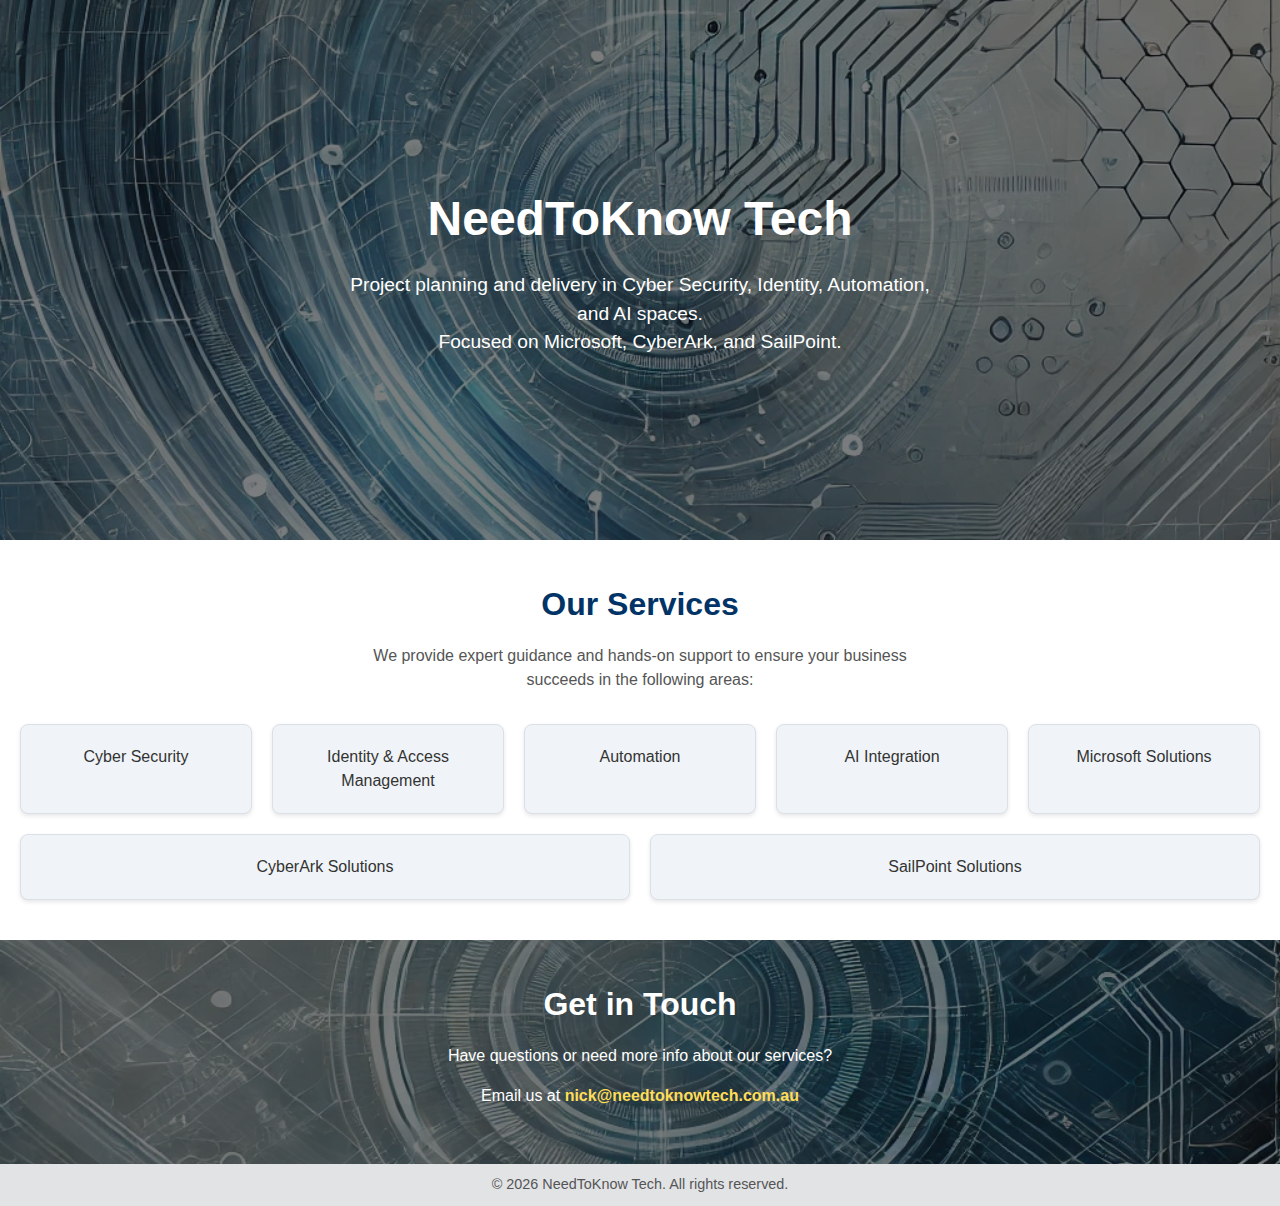
<file: index.html>
<!DOCTYPE html>
<html lang="en">
<head>
  <meta charset="UTF-8" />
  <title>NeedToKnow Tech</title>
  <style>
    /* Basic Reset & Global Styling */
    * {
      margin: 0;
      padding: 0;
      box-sizing: border-box;
    }
    body {
      font-family: Arial, Helvetica, sans-serif;
      line-height: 1.5;
      color: #333;
      background-color: #f8f9fa;
    }

    /* Hero Section */
    .hero {
      background: url("images/main.jpg") no-repeat center center/cover;
      height: 60vh;
      display: flex;
      justify-content: center;
      align-items: center;
      text-align: center;
      color: #ffffff;
      position: relative;
    }
    .hero-overlay {
      background: rgba(0, 0, 0, 0.5);
      width: 100%;
      height: 100%;
      position: absolute;
      top: 0;
      left: 0;
    }
    .hero-content {
      position: relative;
      z-index: 1;
    }
    .hero-content h1 {
      font-size: 3rem;
      margin-bottom: 1rem;
    }
    .hero-content p {
      font-size: 1.2rem;
      max-width: 600px;
      margin: 0 auto;
    }

    /* Services Section */
    .services {
      background: #ffffff;
      padding: 40px 20px;
      text-align: center;
    }
    .services h2 {
      font-size: 2rem;
      margin-bottom: 1rem;
      color: #003366; /* Dark blue tone */
    }
    .services p {
      font-size: 1rem;
      max-width: 600px;
      margin: 0 auto 2rem;
      color: #555555;
    }
    .service-list {
      display: flex;
      flex-wrap: wrap;
      justify-content: center;
      gap: 20px;
      margin-top: 20px;
    }
    .service-list li {
      list-style: none;
      background-color: #f0f4f8;
      border: 1px solid #d9e0e7;
      border-radius: 8px;
      padding: 20px;
      min-width: 200px;
      flex: 1 1 200px;
      box-shadow: 0 2px 4px rgba(0,0,0,0.1);
    }

    /* Contact Section */
    .contact {
      background: url("images/contact.jpg") no-repeat center center/cover;
      color: #ffffff;
      padding: 40px 20px;
      text-align: center;
      position: relative;
    }
    .contact-overlay {
      background: rgba(0, 0, 0, 0.5);
      position: absolute;
      top: 0;
      left: 0;
      width: 100%;
      height: 100%;
    }
    .contact-content {
      position: relative;
      z-index: 1;
      max-width: 600px;
      margin: 0 auto;
    }
    .contact h2 {
      font-size: 2rem;
      margin-bottom: 1rem;
    }
    .contact p {
      margin-bottom: 1rem;
    }
    .contact a {
      color: #ffdd57; /* A contrasting highlight color */
      text-decoration: none;
      font-weight: bold;
    }
    .contact a:hover {
      text-decoration: underline;
    }

    /* Footer */
    .footer {
      background-color: #e2e3e5;
      text-align: center;
      padding: 10px 20px;
      color: #555;
      font-size: 0.9rem;
    }

    /* Responsive Media Queries */
    @media (max-width: 768px) {
      .hero h1 {
        font-size: 2.2rem;
      }
      .service-list {
        flex-direction: column;
      }
    }
  </style>
</head>
<body>

  <!-- Hero Section -->
  <header class="hero">
    <div class="hero-overlay"></div>
    <div class="hero-content">
      <h1>NeedToKnow Tech</h1>
      <p>Project planning and delivery in Cyber Security, Identity, Automation, and AI spaces.<br>
        Focused on Microsoft, CyberArk, and SailPoint.</p>
    </div>
  </header>

  <!-- Services Section -->
  <section class="services">
    <h2>Our Services</h2>
    <p>We provide expert guidance and hands-on support to ensure your business succeeds in the following areas:</p>
    <ul class="service-list">
      <li>Cyber Security</li>
      <li>Identity & Access Management</li>
      <li>Automation</li>
      <li>AI Integration</li>
      <li>Microsoft Solutions</li>
      <li>CyberArk Solutions</li>
      <li>SailPoint Solutions</li>
    </ul>
  </section>

  <!-- Contact Section -->
  <section class="contact">
    <div class="contact-overlay"></div>
    <div class="contact-content">
      <h2>Get in Touch</h2>
      <p>Have questions or need more info about our services?</p>
      <p>Email us at 
        <a href="mailto:nick@needtoknowtech.com.au">nick@needtoknowtech.com.au</a>
      </p>
    </div>
  </section>

  <!-- Footer -->
  <footer class="footer">
    &copy; <span id="year"></span> NeedToKnow Tech. All rights reserved.
  </footer>

  <script>
    // Auto-update footer year
    document.getElementById('year').textContent = new Date().getFullYear();
  </script>
</body>
</html>
</file>
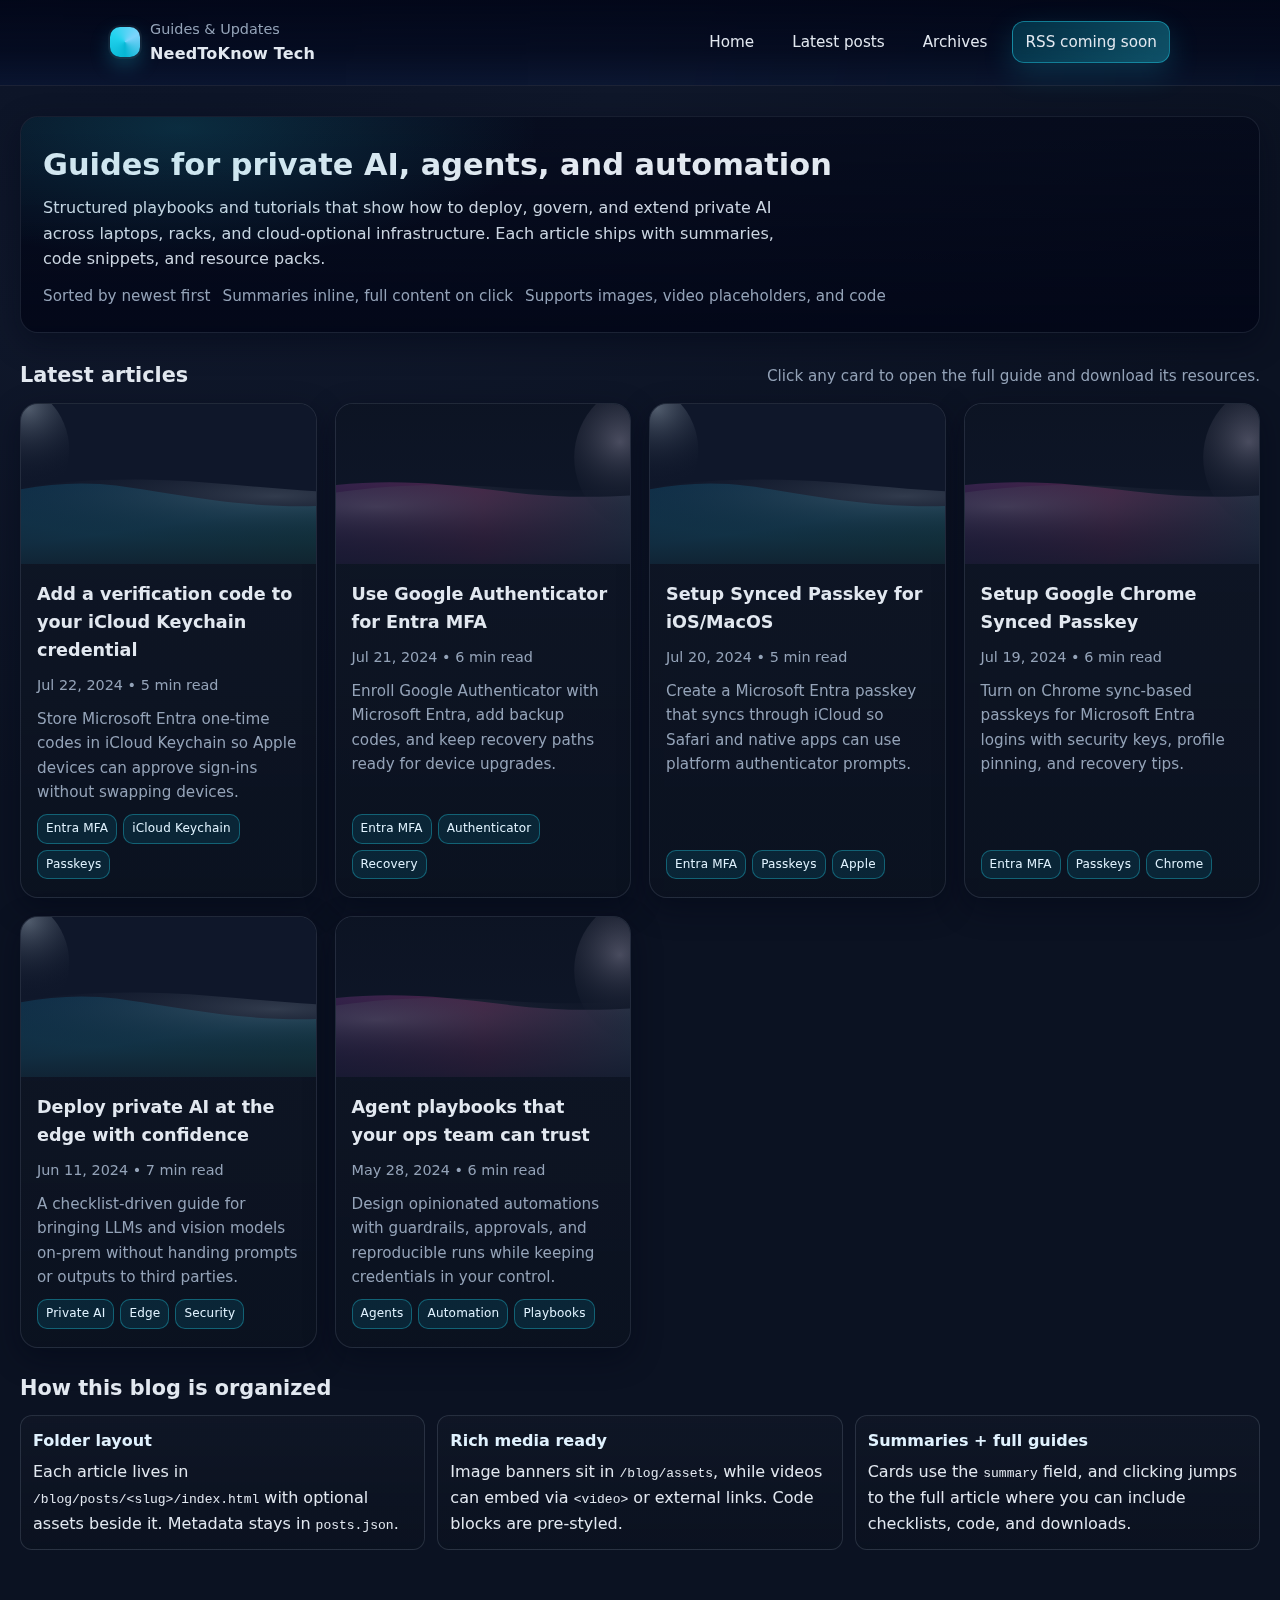
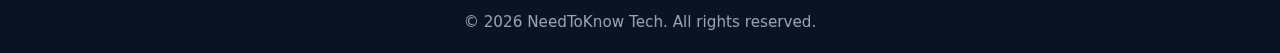
<file: blog/index.html>
<!DOCTYPE html>
<html lang="en">
<head>
  <meta charset="UTF-8" />
  <meta name="viewport" content="width=device-width, initial-scale=1.0" />
  <title>NeedToKnow Tech — Guides & Blog</title>
  <meta name="description" content="Guides, playbooks, and updates from NeedToKnow Tech on private AI, agents, and on-prem workflows." />
  <link rel="stylesheet" href="styles.css" />
</head>
<body>
  <header>
    <div class="wrap" style="display:flex;align-items:center;justify-content:space-between;gap:12px">
      <div class="branding">
        <div class="mark" aria-hidden="true"></div>
        <div>
          <div class="eyebrow" style="color:#94a3b8;font-size:.9rem">Guides & Updates</div>
          <div class="title">NeedToKnow Tech</div>
        </div>
      </div>
      <nav class="links" aria-label="Blog navigation">
        <a href="/">Home</a>
        <a href="#latest">Latest posts</a>
        <a href="#archives">Archives</a>
        <a href="#" class="pill" style="pointer-events:none">RSS coming soon</a>
      </nav>
    </div>
  </header>

  <main>
    <section class="hero" id="latest">
      <h1>Guides for private AI, agents, and automation</h1>
      <p>Structured playbooks and tutorials that show how to deploy, govern, and extend private AI across laptops, racks, and cloud-optional infrastructure. Each article ships with summaries, code snippets, and resource packs.</p>
      <div class="meta">
        <span>Sorted by newest first</span>
        <span>Summaries inline, full content on click</span>
        <span>Supports images, video placeholders, and code</span>
      </div>
    </section>

    <div class="section-title">
      <h2>Latest articles</h2>
      <p class="hint">Click any card to open the full guide and download its resources.</p>
    </div>
    <div id="posts" class="posts-grid" role="list"></div>
    <div id="empty" class="empty" style="display:none">No posts yet. Add entries to <code>blog/posts.json</code> to publish.</div>

    <div class="section-title" id="archives" style="margin-top:24px">
      <h2>How this blog is organized</h2>
    </div>
    <div class="resource-grid">
      <div class="resource">
        <strong>Folder layout</strong>
        <p>Each article lives in <code>/blog/posts/&lt;slug&gt;/index.html</code> with optional assets beside it. Metadata stays in <code>posts.json</code>.</p>
      </div>
      <div class="resource">
        <strong>Rich media ready</strong>
        <p>Image banners sit in <code>/blog/assets</code>, while videos can embed via <code>&lt;video&gt;</code> or external links. Code blocks are pre-styled.</p>
      </div>
      <div class="resource">
        <strong>Summaries + full guides</strong>
        <p>Cards use the <code>summary</code> field, and clicking jumps to the full article where you can include checklists, code, and downloads.</p>
      </div>
    </div>
  </main>

  <footer>
    &copy; <span id="year"></span> NeedToKnow Tech. All rights reserved.
  </footer>

  <script>
    const postsEl = document.getElementById('posts');
    const emptyEl = document.getElementById('empty');

    fetch('posts.json')
      .then((res) => res.json())
      .then((posts) => {
        if(!posts || posts.length === 0){
          emptyEl.style.display = 'block';
          return;
        }

        posts
          .sort((a,b)=> new Date(b.date) - new Date(a.date))
          .forEach((post) => {
            const article = document.createElement('article');
            article.className = 'card';
            article.role = 'listitem';

            const hero = document.createElement('div');
            hero.className = 'thumb';
            hero.style.backgroundImage = `url(${post.hero || 'assets/aurora-1.svg'})`;
            hero.setAttribute('aria-hidden','true');

            const body = document.createElement('div');
            body.className = 'body';

            const title = document.createElement('h3');
            title.textContent = post.title;

            const meta = document.createElement('div');
            meta.className = 'meta';
            const date = new Date(post.date).toLocaleDateString(undefined, {month:'short', day:'numeric', year:'numeric'});
            meta.textContent = `${date} • ${post.readingTime || '5 min read'}`;

            const summary = document.createElement('p');
            summary.className = 'summary';
            summary.textContent = post.summary || '';

            const tags = document.createElement('div');
            tags.className = 'tags';
            (post.tags || []).forEach((t)=>{
              const chip = document.createElement('span');
              chip.className = 'tag';
              chip.textContent = t;
              tags.appendChild(chip);
            });

            const link = document.createElement('a');
            link.href = `posts/${post.slug}/`;
            link.setAttribute('aria-label', `Open ${post.title}`);
            link.style.position = 'absolute';
            link.style.inset = '0';
            link.style.zIndex = '5';

            body.append(title, meta, summary, tags);
            article.append(hero, body, link);
            postsEl.appendChild(article);
          });
      })
      .catch(()=> emptyEl.style.display = 'block');

    document.getElementById('year').textContent = new Date().getFullYear();
  </script>
</body>
</html>
</file>
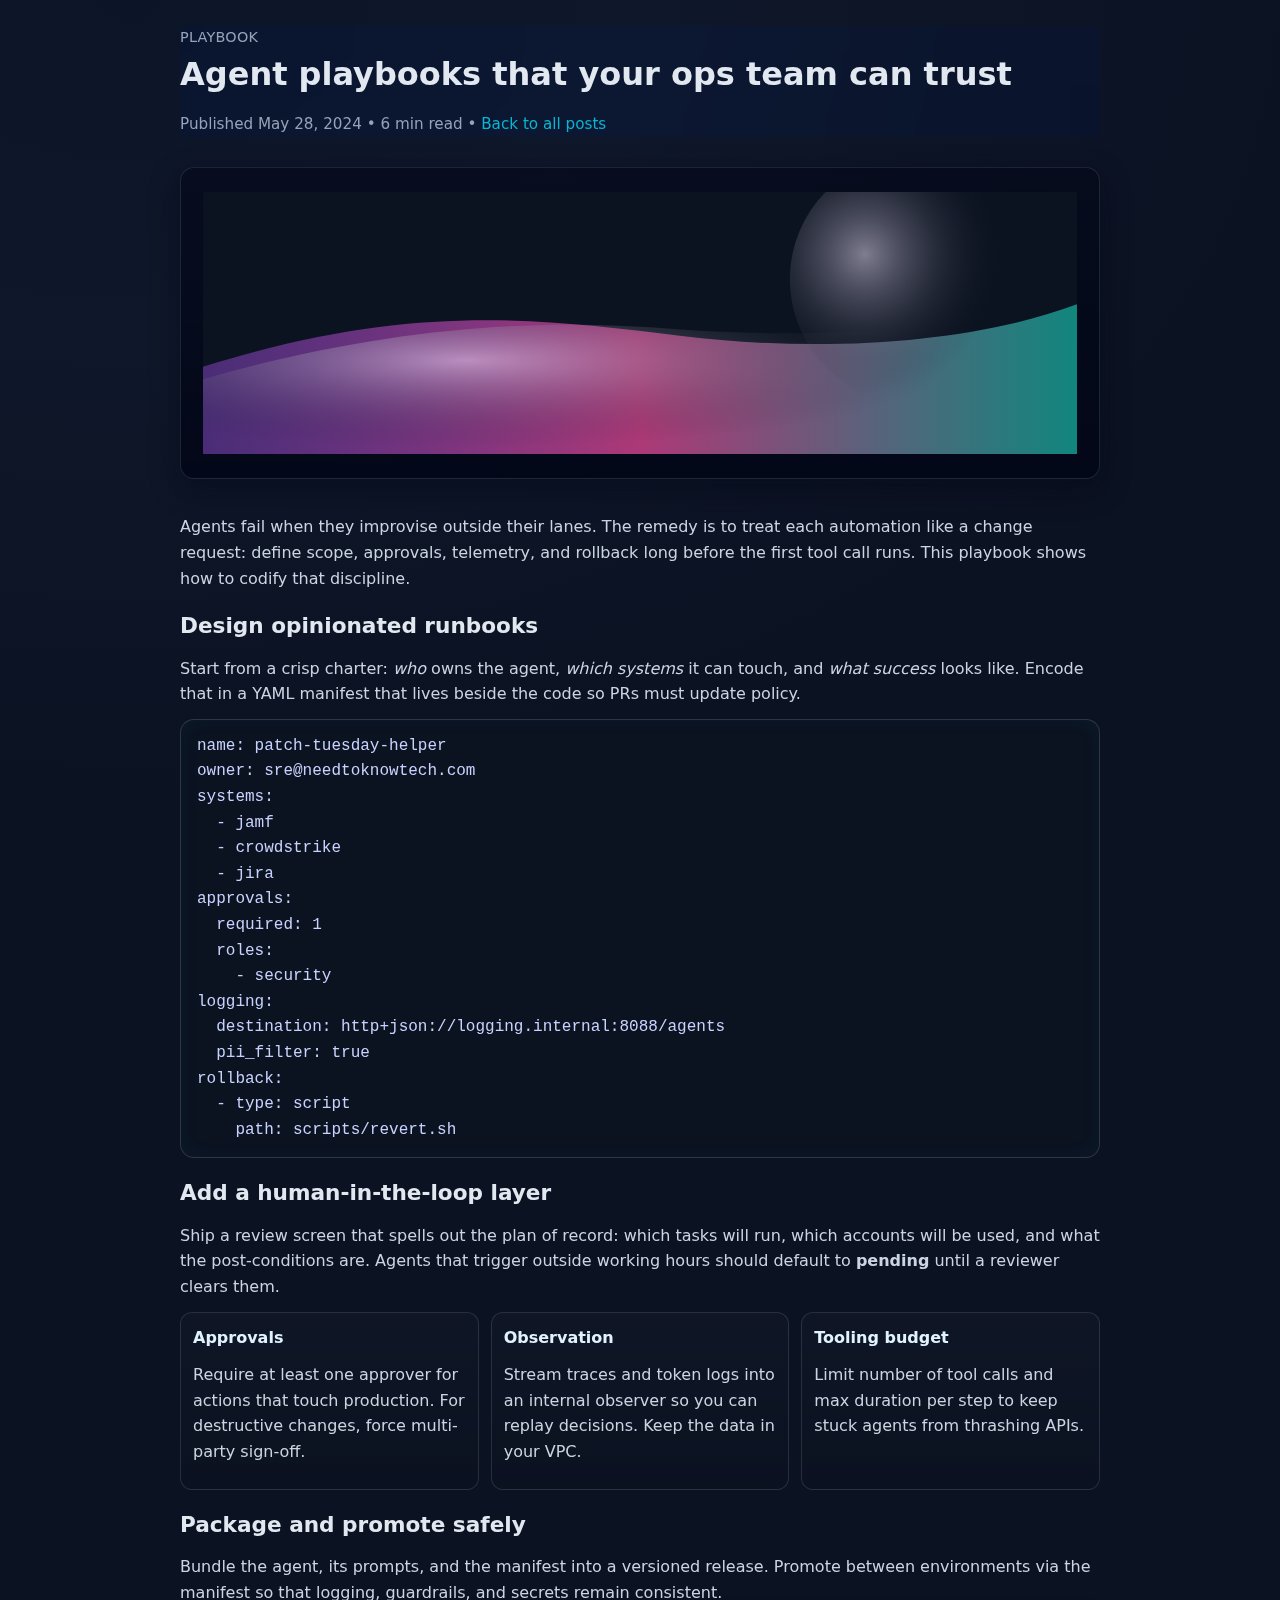
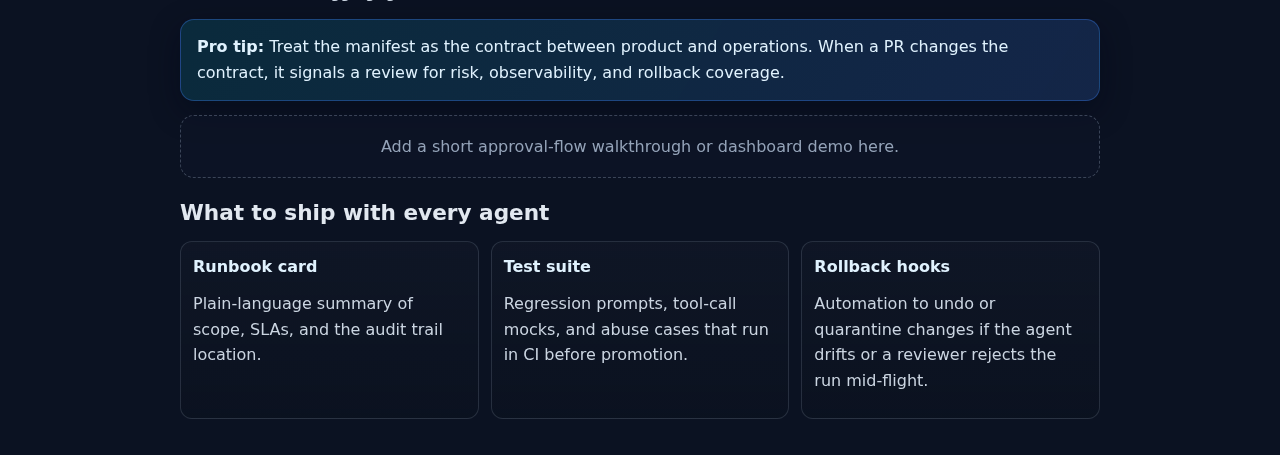
<file: blog/posts/agent-playbooks/index.html>
<!DOCTYPE html>
<html lang="en">
<head>
  <meta charset="UTF-8" />
  <meta name="viewport" content="width=device-width, initial-scale=1.0" />
  <title>Agent playbooks that your ops team can trust</title>
  <meta name="description" content="Operational patterns for building AI agents with approvals, runbooks, and reliable rollout paths." />
  <link rel="stylesheet" href="../../styles.css" />
</head>
<body>
  <div class="wrap article">
    <header>
      <div class="eyebrow">Playbook</div>
      <h1>Agent playbooks that your ops team can trust</h1>
      <div class="byline">Published May 28, 2024 • 6 min read • <a href="../..">Back to all posts</a></div>
    </header>

    <img src="../../assets/aurora-2.svg" alt="Violet aurora gradient banner" class="hero" />

    <p>Agents fail when they improvise outside their lanes. The remedy is to treat each automation like a change request: define scope, approvals, telemetry, and rollback long before the first tool call runs. This playbook shows how to codify that discipline.</p>

    <h2>Design opinionated runbooks</h2>
    <p>Start from a crisp charter: <em>who</em> owns the agent, <em>which systems</em> it can touch, and <em>what success</em> looks like. Encode that in a YAML manifest that lives beside the code so PRs must update policy.</p>

    <pre><code>name: patch-tuesday-helper
owner: sre@needtoknowtech.com
systems:
  - jamf
  - crowdstrike
  - jira
approvals:
  required: 1
  roles:
    - security
logging:
  destination: http+json://logging.internal:8088/agents
  pii_filter: true
rollback:
  - type: script
    path: scripts/revert.sh
</code></pre>

    <h2>Add a human-in-the-loop layer</h2>
    <p>Ship a review screen that spells out the plan of record: which tasks will run, which accounts will be used, and what the post-conditions are. Agents that trigger outside working hours should default to <strong>pending</strong> until a reviewer clears them.</p>

    <div class="resource-grid">
      <div class="resource">
        <strong>Approvals</strong>
        <p>Require at least one approver for actions that touch production. For destructive changes, force multi-party sign-off.</p>
      </div>
      <div class="resource">
        <strong>Observation</strong>
        <p>Stream traces and token logs into an internal observer so you can replay decisions. Keep the data in your VPC.</p>
      </div>
      <div class="resource">
        <strong>Tooling budget</strong>
        <p>Limit number of tool calls and max duration per step to keep stuck agents from thrashing APIs.</p>
      </div>
    </div>

    <h2>Package and promote safely</h2>
    <p>Bundle the agent, its prompts, and the manifest into a versioned release. Promote between environments via the manifest so that logging, guardrails, and secrets remain consistent.</p>

    <div class="callout">
      <strong>Pro tip:</strong> Treat the manifest as the contract between product and operations. When a PR changes the contract, it signals a review for risk, observability, and rollback coverage.</div>

    <div class="video-placeholder">Add a short approval-flow walkthrough or dashboard demo here.</div>

    <h2>What to ship with every agent</h2>
    <div class="resource-grid">
      <div class="resource">
        <strong>Runbook card</strong>
        <p>Plain-language summary of scope, SLAs, and the audit trail location.</p>
      </div>
      <div class="resource">
        <strong>Test suite</strong>
        <p>Regression prompts, tool-call mocks, and abuse cases that run in CI before promotion.</p>
      </div>
      <div class="resource">
        <strong>Rollback hooks</strong>
        <p>Automation to undo or quarantine changes if the agent drifts or a reviewer rejects the run mid-flight.</p>
      </div>
    </div>
  </div>
</body>
</html>
</file>
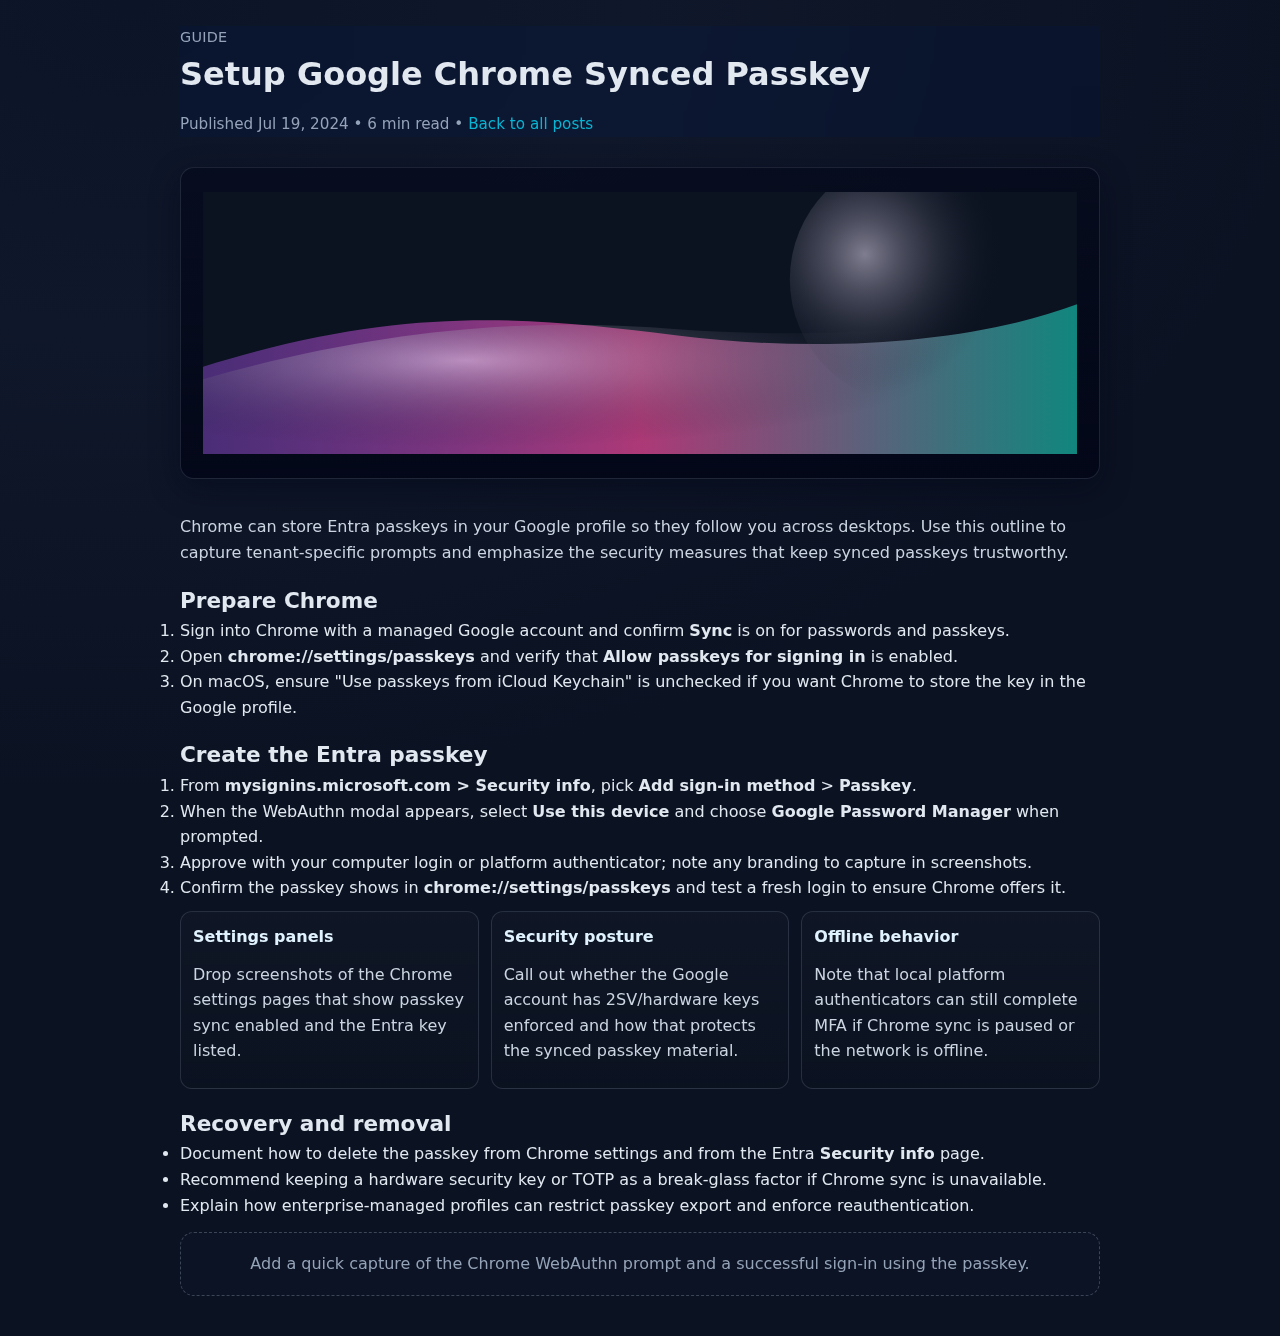
<file: blog/posts/entra-mfa-chrome-passkey/index.html>
<!DOCTYPE html>
<html lang="en">
<head>
  <meta charset="UTF-8" />
  <meta name="viewport" content="width=device-width, initial-scale=1.0" />
  <title>Setup Google Chrome Synced Passkey</title>
  <meta name="description" content="Turn on Chrome synced passkeys for Microsoft Entra with guidance on profile security, hardware keys, and recovery." />
  <link rel="stylesheet" href="../../styles.css" />
</head>
<body>
  <div class="wrap article">
    <header>
      <div class="eyebrow">Guide</div>
      <h1>Setup Google Chrome Synced Passkey</h1>
      <div class="byline">Published Jul 19, 2024 • 6 min read • <a href="../..">Back to all posts</a></div>
    </header>

    <img src="../../assets/aurora-2.svg" alt="Violet aurora gradient banner" class="hero" />

    <p>Chrome can store Entra passkeys in your Google profile so they follow you across desktops. Use this outline to capture tenant-specific prompts and emphasize the security measures that keep synced passkeys trustworthy.</p>

    <h2>Prepare Chrome</h2>
    <ol>
      <li>Sign into Chrome with a managed Google account and confirm <strong>Sync</strong> is on for passwords and passkeys.</li>
      <li>Open <strong>chrome://settings/passkeys</strong> and verify that <strong>Allow passkeys for signing in</strong> is enabled.</li>
      <li>On macOS, ensure "Use passkeys from iCloud Keychain" is unchecked if you want Chrome to store the key in the Google profile.</li>
    </ol>

    <h2>Create the Entra passkey</h2>
    <ol>
      <li>From <strong>mysignins.microsoft.com &gt; Security info</strong>, pick <strong>Add sign-in method</strong> &gt; <strong>Passkey</strong>.</li>
      <li>When the WebAuthn modal appears, select <strong>Use this device</strong> and choose <strong>Google Password Manager</strong> when prompted.</li>
      <li>Approve with your computer login or platform authenticator; note any branding to capture in screenshots.</li>
      <li>Confirm the passkey shows in <strong>chrome://settings/passkeys</strong> and test a fresh login to ensure Chrome offers it.</li>
    </ol>

    <div class="resource-grid">
      <div class="resource">
        <strong>Settings panels</strong>
        <p>Drop screenshots of the Chrome settings pages that show passkey sync enabled and the Entra key listed.</p>
      </div>
      <div class="resource">
        <strong>Security posture</strong>
        <p>Call out whether the Google account has 2SV/hardware keys enforced and how that protects the synced passkey material.</p>
      </div>
      <div class="resource">
        <strong>Offline behavior</strong>
        <p>Note that local platform authenticators can still complete MFA if Chrome sync is paused or the network is offline.</p>
      </div>
    </div>

    <h2>Recovery and removal</h2>
    <ul>
      <li>Document how to delete the passkey from Chrome settings and from the Entra <strong>Security info</strong> page.</li>
      <li>Recommend keeping a hardware security key or TOTP as a break-glass factor if Chrome sync is unavailable.</li>
      <li>Explain how enterprise-managed profiles can restrict passkey export and enforce reauthentication.</li>
    </ul>

    <div class="video-placeholder">Add a quick capture of the Chrome WebAuthn prompt and a successful sign-in using the passkey.</div>
  </div>
</body>
</html>
</file>
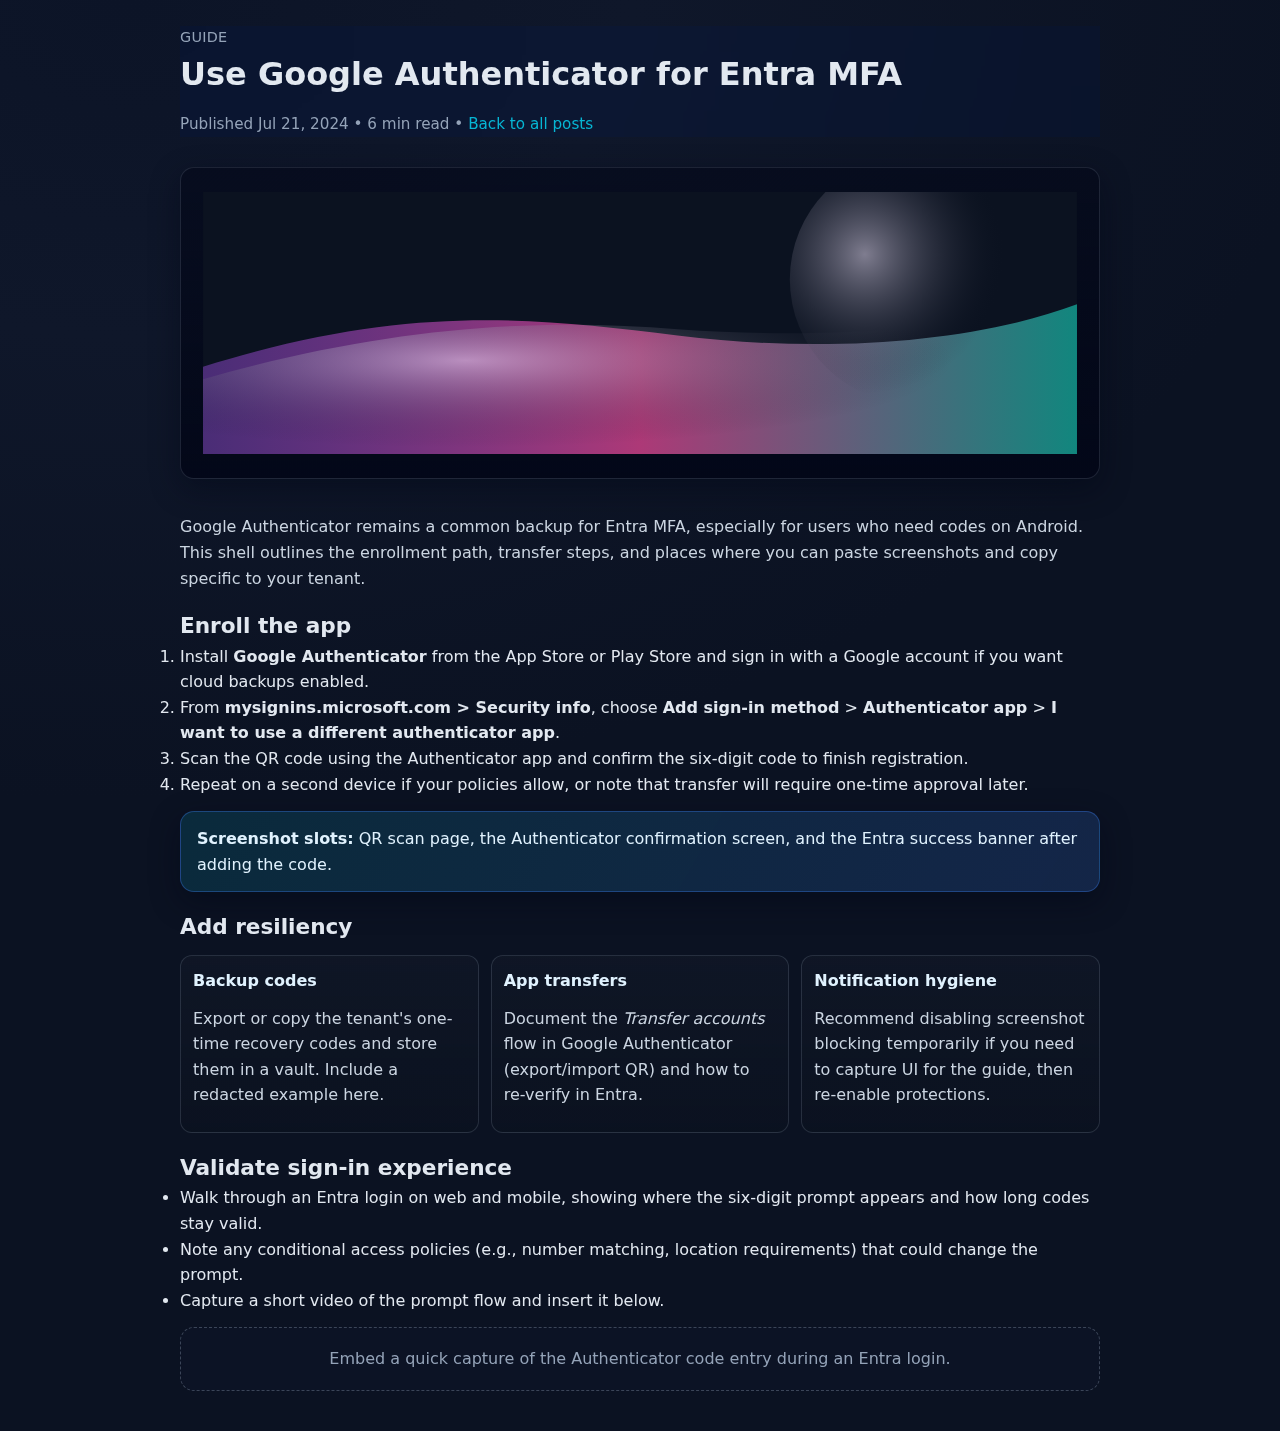
<file: blog/posts/entra-mfa-google-authenticator/index.html>
<!DOCTYPE html>
<html lang="en">
<head>
  <meta charset="UTF-8" />
  <meta name="viewport" content="width=device-width, initial-scale=1.0" />
  <title>Use Google Authenticator for Entra MFA</title>
  <meta name="description" content="Enroll Google Authenticator with Microsoft Entra, capture backup codes, and keep transfers safe during device swaps." />
  <link rel="stylesheet" href="../../styles.css" />
</head>
<body>
  <div class="wrap article">
    <header>
      <div class="eyebrow">Guide</div>
      <h1>Use Google Authenticator for Entra MFA</h1>
      <div class="byline">Published Jul 21, 2024 • 6 min read • <a href="../..">Back to all posts</a></div>
    </header>

    <img src="../../assets/aurora-2.svg" alt="Violet aurora gradient banner" class="hero" />

    <p>Google Authenticator remains a common backup for Entra MFA, especially for users who need codes on Android. This shell outlines the enrollment path, transfer steps, and places where you can paste screenshots and copy specific to your tenant.</p>

    <h2>Enroll the app</h2>
    <ol>
      <li>Install <strong>Google Authenticator</strong> from the App Store or Play Store and sign in with a Google account if you want cloud backups enabled.</li>
      <li>From <strong>mysignins.microsoft.com &gt; Security info</strong>, choose <strong>Add sign-in method</strong> &gt; <strong>Authenticator app</strong> &gt; <strong>I want to use a different authenticator app</strong>.</li>
      <li>Scan the QR code using the Authenticator app and confirm the six-digit code to finish registration.</li>
      <li>Repeat on a second device if your policies allow, or note that transfer will require one-time approval later.</li>
    </ol>

    <div class="callout">
      <strong>Screenshot slots:</strong> QR scan page, the Authenticator confirmation screen, and the Entra success banner after adding the code.
    </div>

    <h2>Add resiliency</h2>
    <div class="resource-grid">
      <div class="resource">
        <strong>Backup codes</strong>
        <p>Export or copy the tenant's one-time recovery codes and store them in a vault. Include a redacted example here.</p>
      </div>
      <div class="resource">
        <strong>App transfers</strong>
        <p>Document the <em>Transfer accounts</em> flow in Google Authenticator (export/import QR) and how to re-verify in Entra.</p>
      </div>
      <div class="resource">
        <strong>Notification hygiene</strong>
        <p>Recommend disabling screenshot blocking temporarily if you need to capture UI for the guide, then re-enable protections.</p>
      </div>
    </div>

    <h2>Validate sign-in experience</h2>
    <ul>
      <li>Walk through an Entra login on web and mobile, showing where the six-digit prompt appears and how long codes stay valid.</li>
      <li>Note any conditional access policies (e.g., number matching, location requirements) that could change the prompt.</li>
      <li>Capture a short video of the prompt flow and insert it below.</li>
    </ul>

    <div class="video-placeholder">Embed a quick capture of the Authenticator code entry during an Entra login.</div>
  </div>
</body>
</html>
</file>
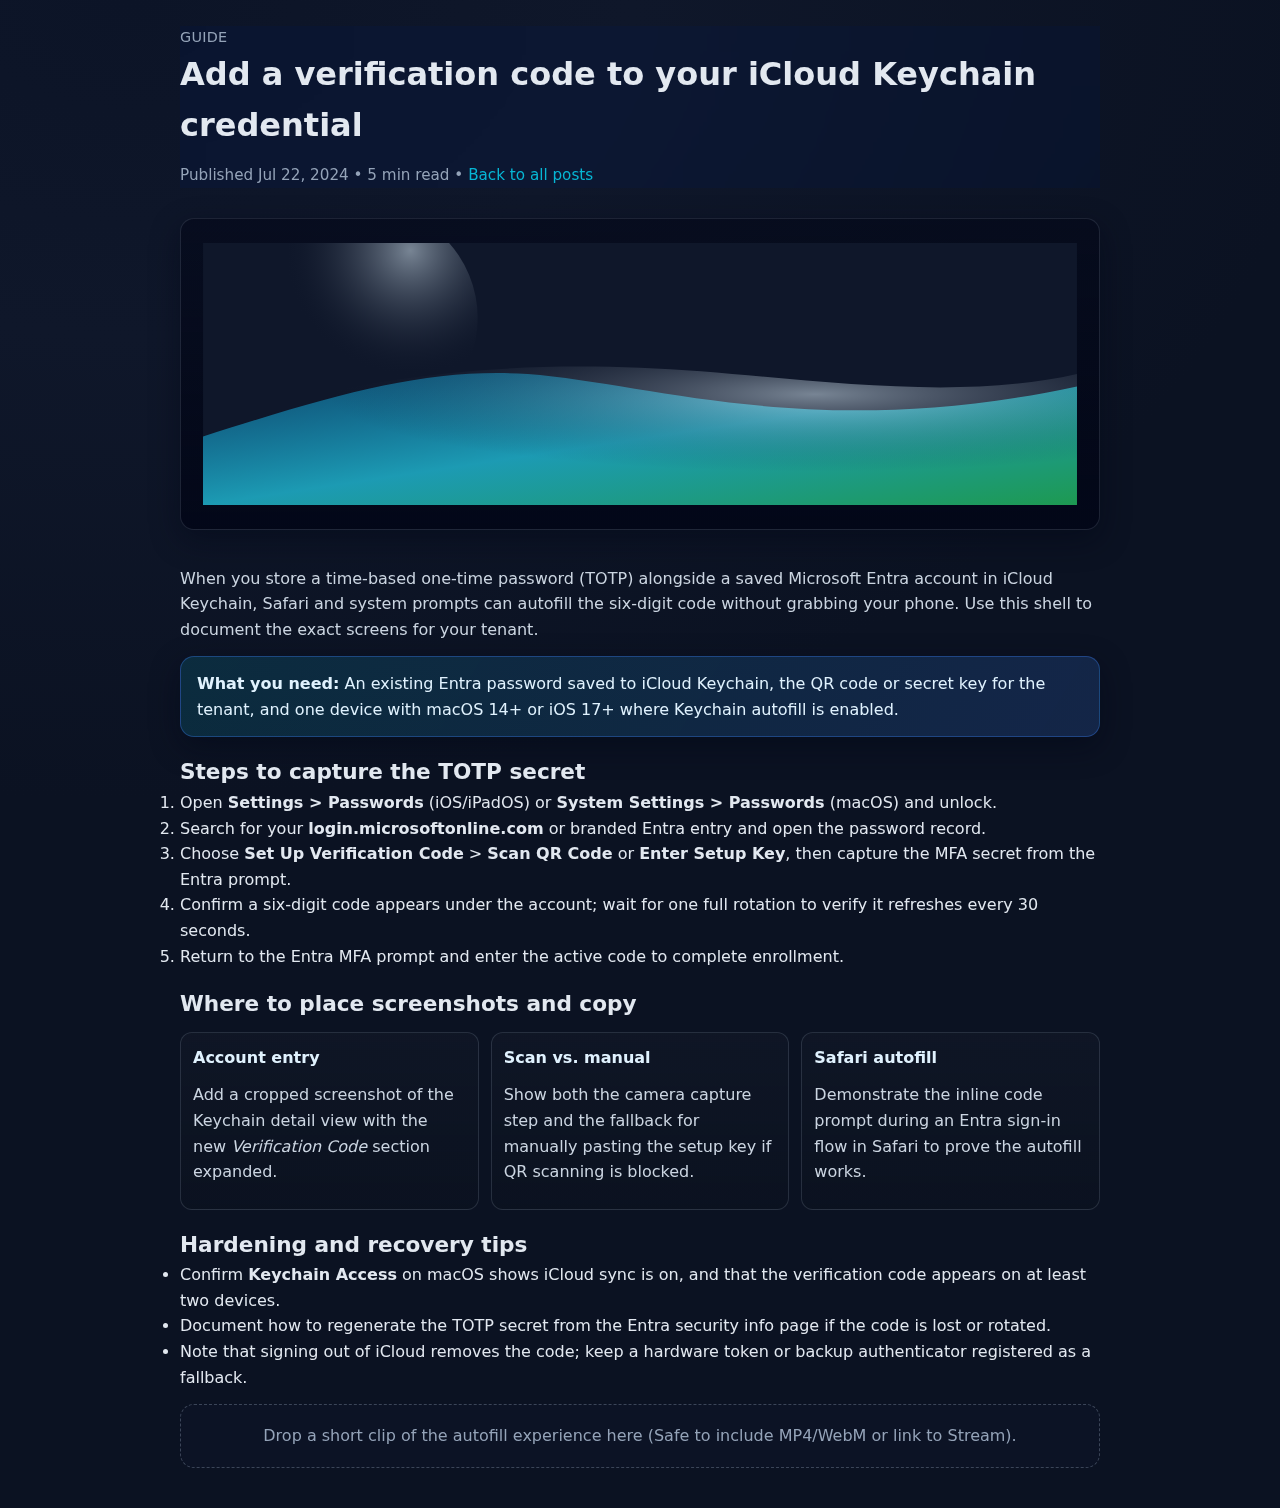
<file: blog/posts/entra-mfa-icloud-keychain/index.html>
<!DOCTYPE html>
<html lang="en">
<head>
  <meta charset="UTF-8" />
  <meta name="viewport" content="width=device-width, initial-scale=1.0" />
  <title>Add a verification code to your iCloud Keychain credential</title>
  <meta name="description" content="Capture Microsoft Entra MFA codes in iCloud Keychain so Apple devices can approve sign-ins without app hopping." />
  <link rel="stylesheet" href="../../styles.css" />
</head>
<body>
  <div class="wrap article">
    <header>
      <div class="eyebrow">Guide</div>
      <h1>Add a verification code to your iCloud Keychain credential</h1>
      <div class="byline">Published Jul 22, 2024 • 5 min read • <a href="../..">Back to all posts</a></div>
    </header>

    <img src="../../assets/aurora-1.svg" alt="Cyan aurora gradient banner" class="hero" />

    <p>When you store a time-based one-time password (TOTP) alongside a saved Microsoft Entra account in iCloud Keychain, Safari and system prompts can autofill the six-digit code without grabbing your phone. Use this shell to document the exact screens for your tenant.</p>

    <div class="callout">
      <strong>What you need:</strong> An existing Entra password saved to iCloud Keychain, the QR code or secret key for the tenant, and one device with macOS 14+ or iOS 17+ where Keychain autofill is enabled.
    </div>

    <h2>Steps to capture the TOTP secret</h2>
    <ol>
      <li>Open <strong>Settings &gt; Passwords</strong> (iOS/iPadOS) or <strong>System Settings &gt; Passwords</strong> (macOS) and unlock.</li>
      <li>Search for your <strong>login.microsoftonline.com</strong> or branded Entra entry and open the password record.</li>
      <li>Choose <strong>Set Up Verification Code</strong> &gt; <strong>Scan QR Code</strong> or <strong>Enter Setup Key</strong>, then capture the MFA secret from the Entra prompt.</li>
      <li>Confirm a six-digit code appears under the account; wait for one full rotation to verify it refreshes every 30 seconds.</li>
      <li>Return to the Entra MFA prompt and enter the active code to complete enrollment.</li>
    </ol>

    <h2>Where to place screenshots and copy</h2>
    <div class="resource-grid">
      <div class="resource">
        <strong>Account entry</strong>
        <p>Add a cropped screenshot of the Keychain detail view with the new <em>Verification Code</em> section expanded.</p>
      </div>
      <div class="resource">
        <strong>Scan vs. manual</strong>
        <p>Show both the camera capture step and the fallback for manually pasting the setup key if QR scanning is blocked.</p>
      </div>
      <div class="resource">
        <strong>Safari autofill</strong>
        <p>Demonstrate the inline code prompt during an Entra sign-in flow in Safari to prove the autofill works.</p>
      </div>
    </div>

    <h2>Hardening and recovery tips</h2>
    <ul>
      <li>Confirm <strong>Keychain Access</strong> on macOS shows iCloud sync is on, and that the verification code appears on at least two devices.</li>
      <li>Document how to regenerate the TOTP secret from the Entra security info page if the code is lost or rotated.</li>
      <li>Note that signing out of iCloud removes the code; keep a hardware token or backup authenticator registered as a fallback.</li>
    </ul>

    <div class="video-placeholder">Drop a short clip of the autofill experience here (Safe to include MP4/WebM or link to Stream).</div>
  </div>
</body>
</html>
</file>
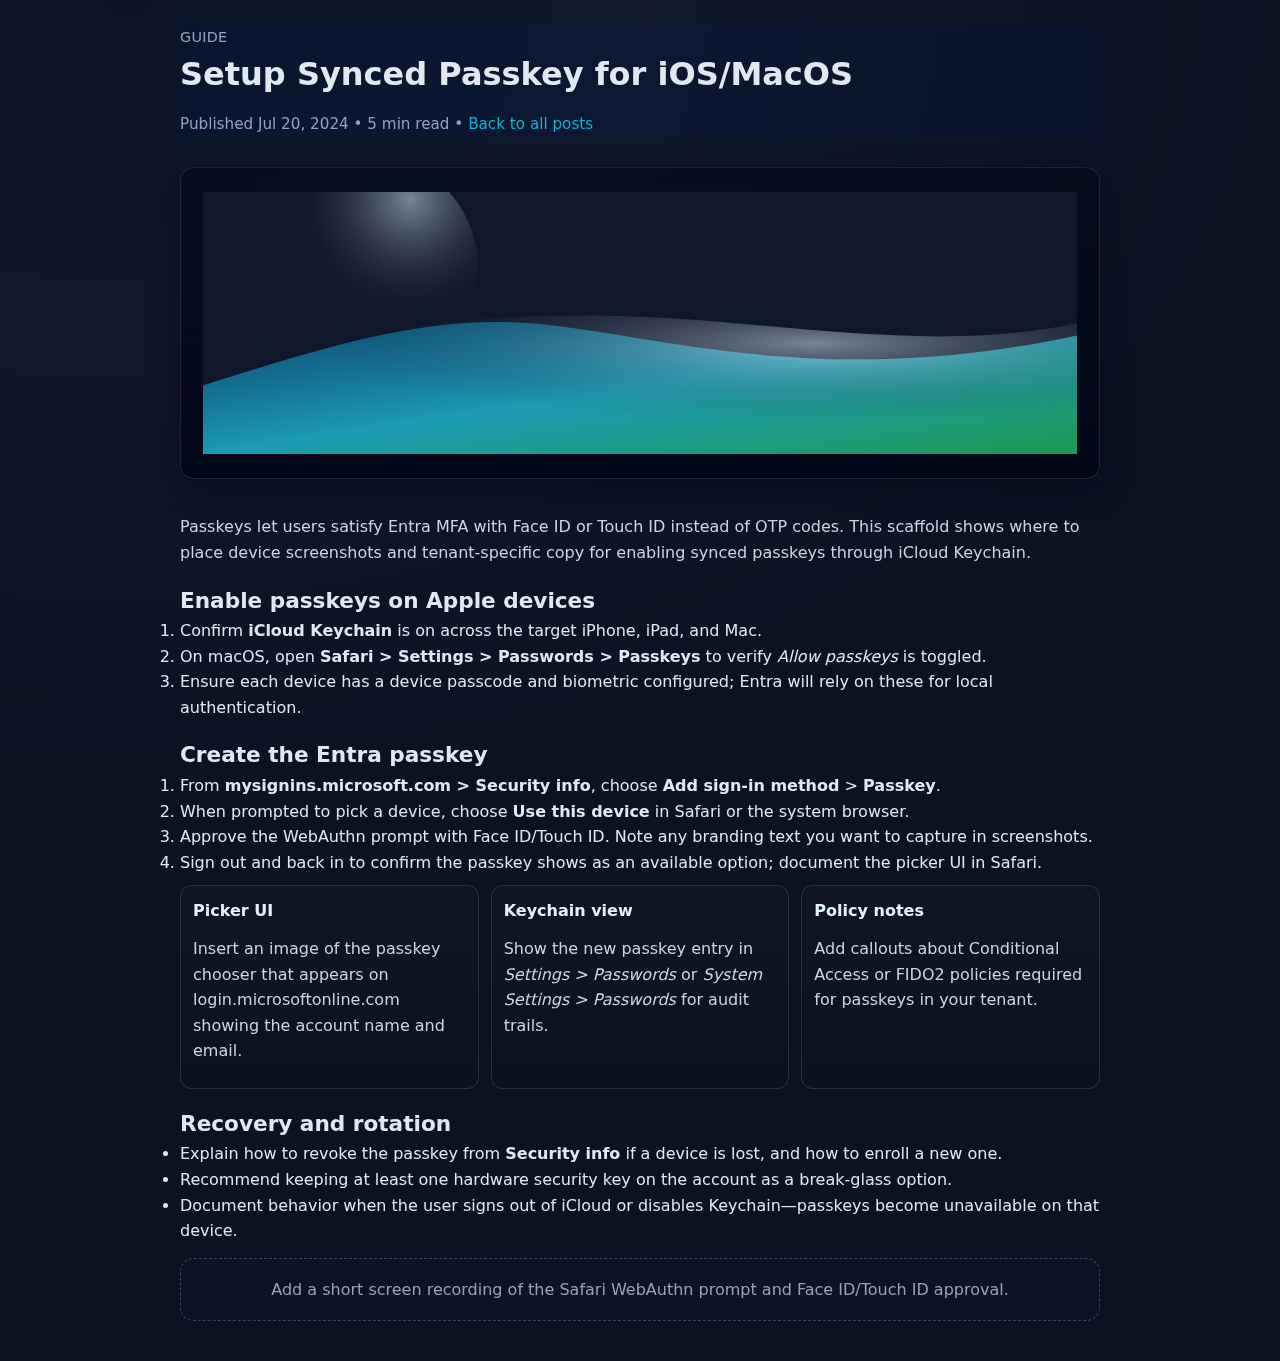
<file: blog/posts/entra-mfa-synced-passkey-apple/index.html>
<!DOCTYPE html>
<html lang="en">
<head>
  <meta charset="UTF-8" />
  <meta name="viewport" content="width=device-width, initial-scale=1.0" />
  <title>Setup Synced Passkey for iOS/MacOS</title>
  <meta name="description" content="Create an Entra passkey that rides iCloud Keychain so Safari and native apps can prompt Face ID or Touch ID for MFA." />
  <link rel="stylesheet" href="../../styles.css" />
</head>
<body>
  <div class="wrap article">
    <header>
      <div class="eyebrow">Guide</div>
      <h1>Setup Synced Passkey for iOS/MacOS</h1>
      <div class="byline">Published Jul 20, 2024 • 5 min read • <a href="../..">Back to all posts</a></div>
    </header>

    <img src="../../assets/aurora-1.svg" alt="Cyan aurora gradient banner" class="hero" />

    <p>Passkeys let users satisfy Entra MFA with Face ID or Touch ID instead of OTP codes. This scaffold shows where to place device screenshots and tenant-specific copy for enabling synced passkeys through iCloud Keychain.</p>

    <h2>Enable passkeys on Apple devices</h2>
    <ol>
      <li>Confirm <strong>iCloud Keychain</strong> is on across the target iPhone, iPad, and Mac.</li>
      <li>On macOS, open <strong>Safari &gt; Settings &gt; Passwords &gt; Passkeys</strong> to verify <em>Allow passkeys</em> is toggled.</li>
      <li>Ensure each device has a device passcode and biometric configured; Entra will rely on these for local authentication.</li>
    </ol>

    <h2>Create the Entra passkey</h2>
    <ol>
      <li>From <strong>mysignins.microsoft.com &gt; Security info</strong>, choose <strong>Add sign-in method</strong> &gt; <strong>Passkey</strong>.</li>
      <li>When prompted to pick a device, choose <strong>Use this device</strong> in Safari or the system browser.</li>
      <li>Approve the WebAuthn prompt with Face ID/Touch ID. Note any branding text you want to capture in screenshots.</li>
      <li>Sign out and back in to confirm the passkey shows as an available option; document the picker UI in Safari.</li>
    </ol>

    <div class="resource-grid">
      <div class="resource">
        <strong>Picker UI</strong>
        <p>Insert an image of the passkey chooser that appears on login.microsoftonline.com showing the account name and email.</p>
      </div>
      <div class="resource">
        <strong>Keychain view</strong>
        <p>Show the new passkey entry in <em>Settings &gt; Passwords</em> or <em>System Settings &gt; Passwords</em> for audit trails.</p>
      </div>
      <div class="resource">
        <strong>Policy notes</strong>
        <p>Add callouts about Conditional Access or FIDO2 policies required for passkeys in your tenant.</p>
      </div>
    </div>

    <h2>Recovery and rotation</h2>
    <ul>
      <li>Explain how to revoke the passkey from <strong>Security info</strong> if a device is lost, and how to enroll a new one.</li>
      <li>Recommend keeping at least one hardware security key on the account as a break-glass option.</li>
      <li>Document behavior when the user signs out of iCloud or disables Keychain—passkeys become unavailable on that device.</li>
    </ul>

    <div class="video-placeholder">Add a short screen recording of the Safari WebAuthn prompt and Face ID/Touch ID approval.</div>
  </div>
</body>
</html>
</file>
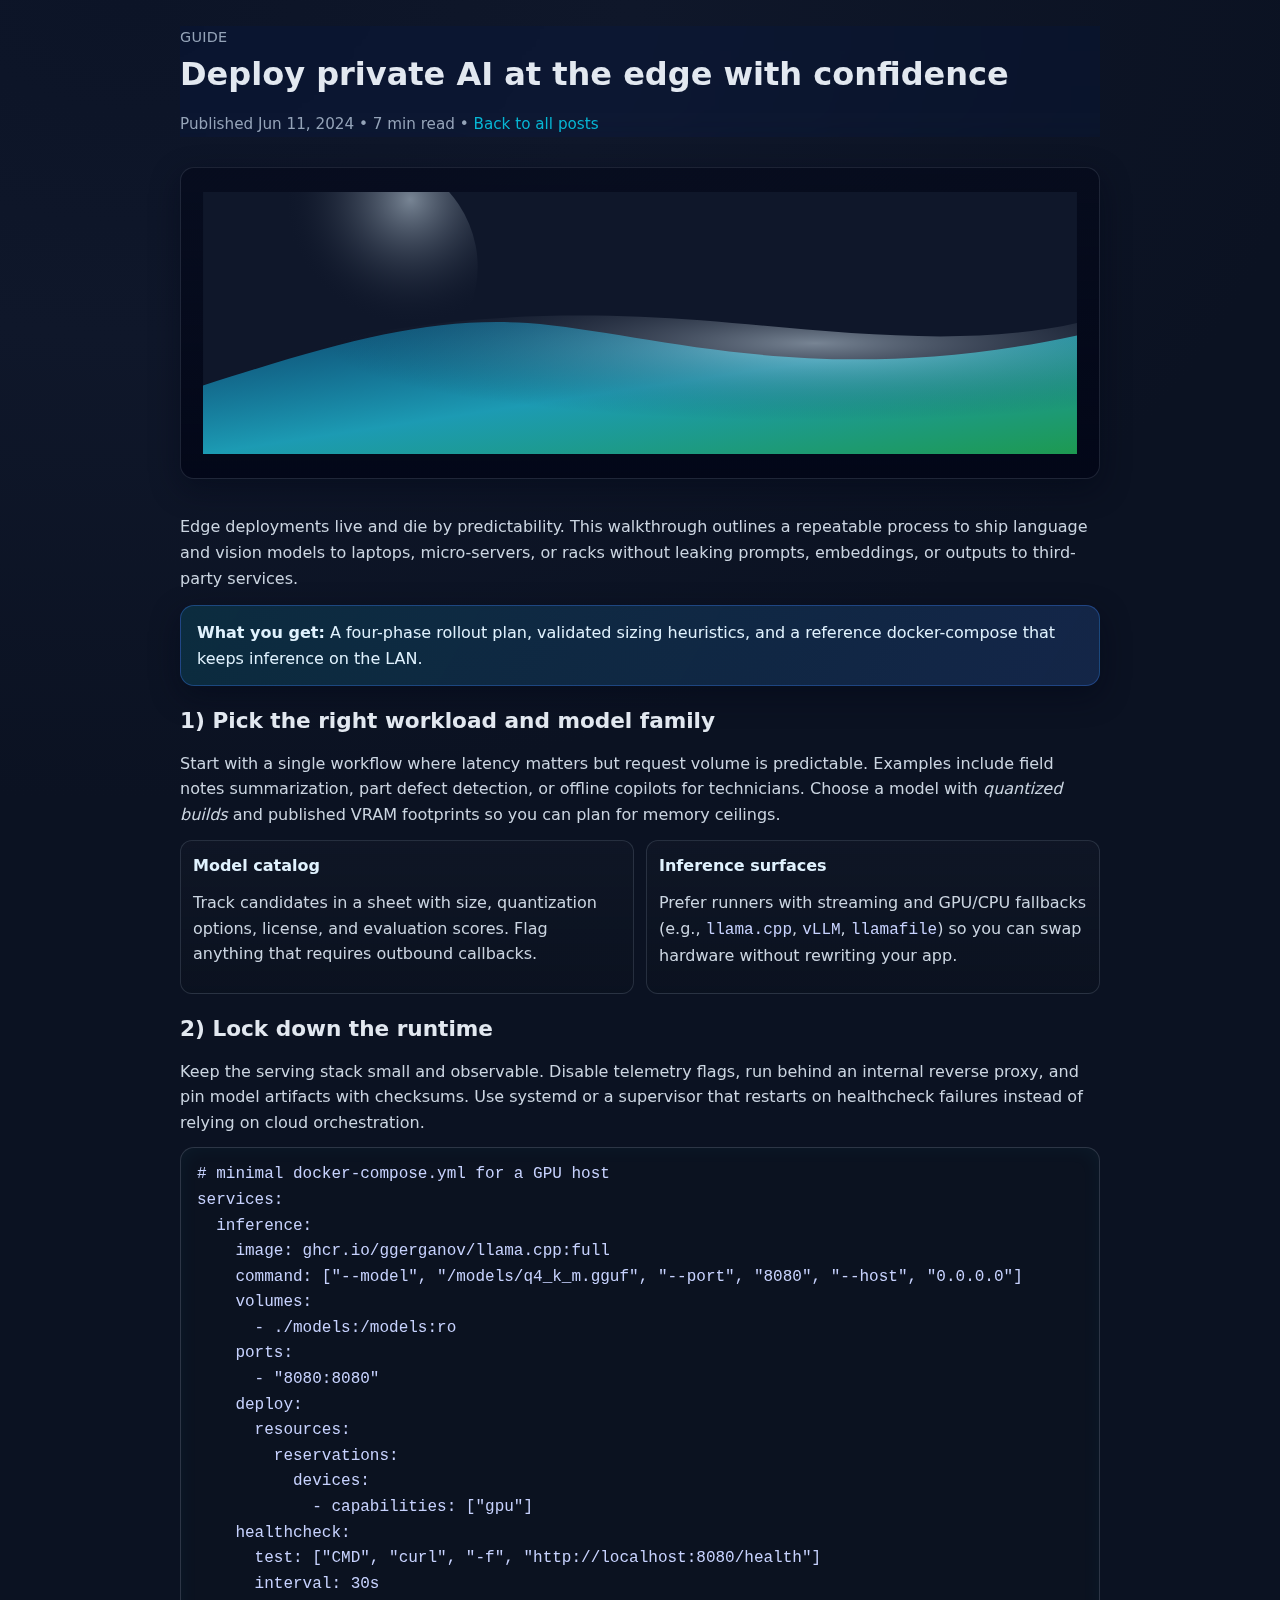
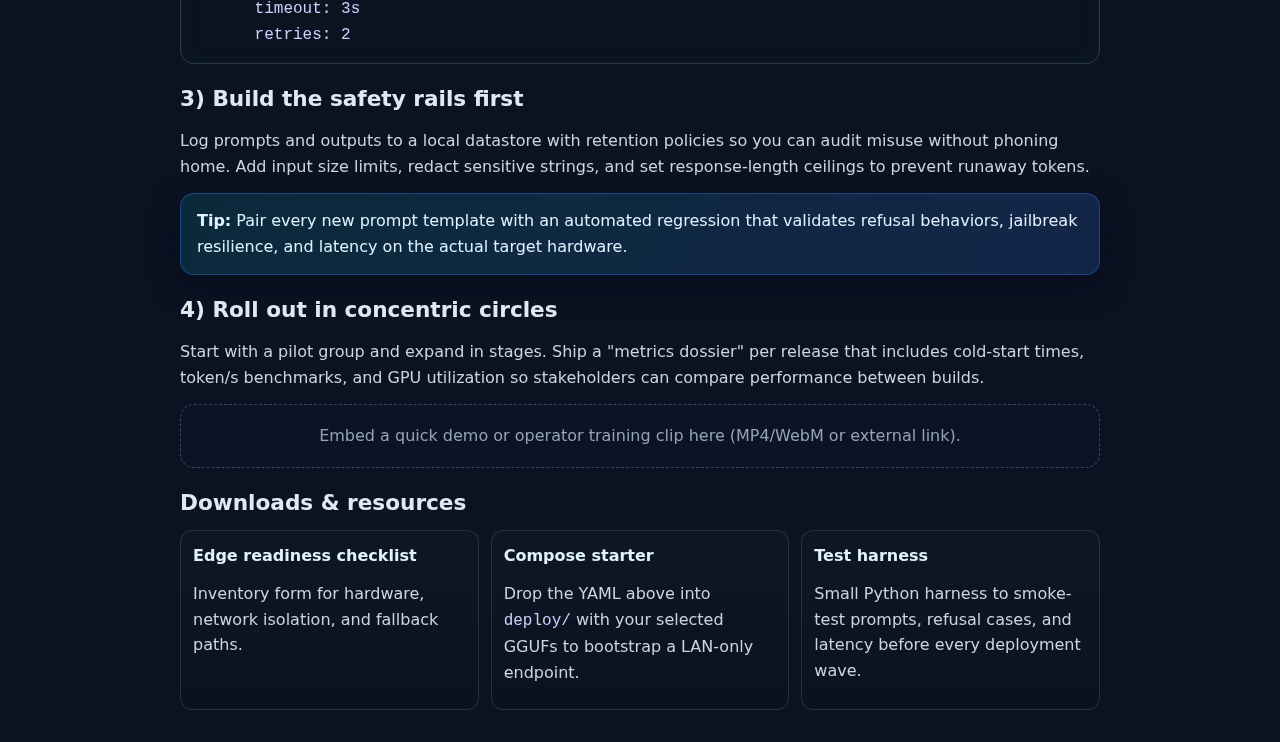
<file: blog/posts/private-ai-edge-starter/index.html>
<!DOCTYPE html>
<html lang="en">
<head>
  <meta charset="UTF-8" />
  <meta name="viewport" content="width=device-width, initial-scale=1.0" />
  <title>Deploy private AI at the edge with confidence</title>
  <meta name="description" content="A checklist-driven guide for running LLMs and vision models on-prem while keeping prompts, data, and telemetry private." />
  <link rel="stylesheet" href="../../styles.css" />
</head>
<body>
  <div class="wrap article">
    <header>
      <div class="eyebrow">Guide</div>
      <h1>Deploy private AI at the edge with confidence</h1>
      <div class="byline">Published Jun 11, 2024 • 7 min read • <a href="../..">Back to all posts</a></div>
    </header>

    <img src="../../assets/aurora-1.svg" alt="Cyan aurora gradient banner" class="hero" />

    <p>Edge deployments live and die by predictability. This walkthrough outlines a repeatable process to ship language and vision models to laptops, micro-servers, or racks without leaking prompts, embeddings, or outputs to third-party services.</p>

    <div class="callout">
      <strong>What you get:</strong> A four-phase rollout plan, validated sizing heuristics, and a reference docker-compose that keeps inference on the LAN.
    </div>

    <h2>1) Pick the right workload and model family</h2>
    <p>Start with a single workflow where latency matters but request volume is predictable. Examples include field notes summarization, part defect detection, or offline copilots for technicians. Choose a model with <em>quantized builds</em> and published VRAM footprints so you can plan for memory ceilings.</p>

    <div class="resource-grid">
      <div class="resource">
        <strong>Model catalog</strong>
        <p>Track candidates in a sheet with size, quantization options, license, and evaluation scores. Flag anything that requires outbound callbacks.</p>
      </div>
      <div class="resource">
        <strong>Inference surfaces</strong>
        <p>Prefer runners with streaming and GPU/CPU fallbacks (e.g., <code>llama.cpp</code>, <code>vLLM</code>, <code>llamafile</code>) so you can swap hardware without rewriting your app.</p>
      </div>
    </div>

    <h2>2) Lock down the runtime</h2>
    <p>Keep the serving stack small and observable. Disable telemetry flags, run behind an internal reverse proxy, and pin model artifacts with checksums. Use systemd or a supervisor that restarts on healthcheck failures instead of relying on cloud orchestration.</p>

    <pre><code># minimal docker-compose.yml for a GPU host
services:
  inference:
    image: ghcr.io/ggerganov/llama.cpp:full
    command: ["--model", "/models/q4_k_m.gguf", "--port", "8080", "--host", "0.0.0.0"]
    volumes:
      - ./models:/models:ro
    ports:
      - "8080:8080"
    deploy:
      resources:
        reservations:
          devices:
            - capabilities: ["gpu"]
    healthcheck:
      test: ["CMD", "curl", "-f", "http://localhost:8080/health"]
      interval: 30s
      timeout: 3s
      retries: 2
</code></pre>

    <h2>3) Build the safety rails first</h2>
    <p>Log prompts and outputs to a local datastore with retention policies so you can audit misuse without phoning home. Add input size limits, redact sensitive strings, and set response-length ceilings to prevent runaway tokens.</p>

    <div class="callout">
      <strong>Tip:</strong> Pair every new prompt template with an automated regression that validates refusal behaviors, jailbreak resilience, and latency on the actual target hardware.
    </div>

    <h2>4) Roll out in concentric circles</h2>
    <p>Start with a pilot group and expand in stages. Ship a "metrics dossier" per release that includes cold-start times, token/s benchmarks, and GPU utilization so stakeholders can compare performance between builds.</p>

    <div class="video-placeholder">Embed a quick demo or operator training clip here (MP4/WebM or external link).</div>

    <h2>Downloads & resources</h2>
    <div class="resource-grid">
      <div class="resource">
        <strong>Edge readiness checklist</strong>
        <p>Inventory form for hardware, network isolation, and fallback paths.</p>
      </div>
      <div class="resource">
        <strong>Compose starter</strong>
        <p>Drop the YAML above into <code>deploy/</code> with your selected GGUFs to bootstrap a LAN-only endpoint.</p>
      </div>
      <div class="resource">
        <strong>Test harness</strong>
        <p>Small Python harness to smoke-test prompts, refusal cases, and latency before every deployment wave.</p>
      </div>
    </div>
  </div>
</body>
</html>
</file>
<file: blog/styles.css>
:root{
  --bg:#0f172a;
  --panel:#0b1220;
  --text:#e2e8f0;
  --muted:#cbd5e1;
  --muted-2:#94a3b8;
  --card:#111827;
  --accent:#06b6d4;
  --accent-2:#22d3ee;
  --shadow:0 10px 30px rgba(2,6,23,.45);
  --radius:18px;
}
*{box-sizing:border-box;margin:0;padding:0}
body{
  font-family: ui-sans-serif, system-ui, -apple-system, "Segoe UI", Roboto, "Helvetica Neue", Arial;
  background: radial-gradient(1200px 800px at 10% 0%, #0c1427 0%, var(--bg) 42%, #0b1222 100%);
  color:var(--text);
  line-height:1.6;
  -webkit-font-smoothing:antialiased;
}
a{color:var(--accent);text-decoration:none}
header{
  position:sticky;top:0;z-index:10;
  background:linear-gradient(180deg, rgba(2,6,23,.9), rgba(2,6,23,.6) 60%, rgba(2,6,23,0));
  border-bottom:1px solid rgba(148,163,184,.18);
  backdrop-filter:saturate(140%) blur(10px);
}
.wrap{max-width:1100px;margin:0 auto;padding:18px 20px}
.branding{display:flex;align-items:center;gap:10px}
.branding .mark{width:30px;height:30px;border-radius:10px;background:conic-gradient(from 180deg at 50% 50%, var(--accent), var(--accent-2), #7dd3fc, var(--accent));box-shadow:0 0 0 2px rgba(255,255,255,.05), 0 8px 20px rgba(34,211,238,.25)}
.branding .title{font-weight:700;letter-spacing:.2px}
nav.links{display:flex;align-items:center;gap:12px;font-size:.95rem}
nav.links a{color:var(--text);padding:8px 12px;border-radius:12px;border:1px solid transparent;transition:border-color .2s ease,color .2s ease,background .2s ease}
nav.links a:hover{border-color:rgba(148,163,184,.35);color:#e0f2fe}
nav.links .pill{background:linear-gradient(120deg, rgba(6,182,212,.22), rgba(34,211,238,.35));border-color:rgba(34,211,238,.45);box-shadow:0 10px 30px rgba(34,211,238,.18);}

main{padding:30px 20px}
.hero{background:linear-gradient(180deg, rgba(2,6,23,.55), rgba(2,6,23,.88));border:1px solid rgba(148,163,184,.15);border-radius:var(--radius);box-shadow:var(--shadow);padding:24px 22px;margin-bottom:26px;position:relative;overflow:hidden}
.hero::after{content:"";position:absolute;inset:-20px;pointer-events:none;background:radial-gradient(600px 220px at 14% 12%, rgba(34,211,238,.16), transparent 60%)}
.hero h1{font-size:1.9rem;margin-bottom:6px}
.hero p{color:var(--muted);max-width:760px}
.hero .meta{display:flex;gap:12px;margin-top:12px;flex-wrap:wrap;font-size:.95rem;color:var(--muted-2)}

.hint{color:var(--muted-2);font-size:.95rem}

.section-title{display:flex;align-items:center;justify-content:space-between;gap:12px;margin:14px 0 8px}
.section-title h2{font-size:1.3rem}
.section-title .hint{color:var(--muted-2);font-size:.95rem}

.posts-grid{display:grid;grid-template-columns:repeat(auto-fit,minmax(280px,1fr));gap:18px;margin-top:10px}
.card{background:linear-gradient(180deg, rgba(17,24,39,.8), rgba(11,18,32,.95));border:1px solid rgba(148,163,184,.16);border-radius:var(--radius);box-shadow:var(--shadow);overflow:hidden;display:flex;flex-direction:column;min-height:320px;transition:transform .18s ease, border-color .2s ease, box-shadow .2s ease}
.card:hover{transform:translateY(-4px);border-color:rgba(34,211,238,.45);box-shadow:0 12px 34px rgba(8,47,73,.5)}
.card .thumb{height:160px;background-size:cover;background-position:center;position:relative}
.card .thumb::after{content:"";position:absolute;inset:0;background:linear-gradient(180deg, rgba(15,23,42,.35), rgba(15,23,42,.9))}
.card .body{padding:16px 16px 18px;display:flex;flex-direction:column;gap:10px;flex:1}
.card h3{font-size:1.1rem}
.card p.summary{color:var(--muted-2);font-size:.95rem;flex:1}
.card .meta{display:flex;align-items:center;gap:10px;color:var(--muted-2);font-size:.9rem}
.tags{display:flex;flex-wrap:wrap;gap:6px}
.tag{padding:4px 8px;border-radius:10px;border:1px solid rgba(34,211,238,.35);background:rgba(6,182,212,.12);color:#e0f2fe;font-size:.75rem;letter-spacing:.2px}

.empty{border:1px dashed rgba(148,163,184,.35);border-radius:var(--radius);padding:18px;text-align:center;color:var(--muted-2)}

.article{max-width:920px;margin:0 auto;padding:26px 0}
.article header{position:relative;top:auto;background:none;border:0;padding:0}
.article h1{font-size:2rem;margin-bottom:12px}
.article .eyebrow{font-size:.9rem;letter-spacing:.24px;color:var(--muted-2);text-transform:uppercase}
.article .byline{color:var(--muted-2);margin-bottom:14px;font-size:.95rem}
.article img.hero{width:100%;border-radius:14px;border:1px solid rgba(148,163,184,.18);box-shadow:var(--shadow);margin:16px 0}
.article p{color:var(--muted);margin:12px 0}
.article h2{font-size:1.35rem;margin-top:18px}
.article pre{background:#0b1220;border:1px solid rgba(148,163,184,.25);border-radius:14px;padding:14px 16px;overflow:auto;box-shadow:inset 0 0 20px rgba(34,211,238,.05)}
.article code{font-family:"SFMono-Regular", Menlo, Consolas, monospace;color:#c7d2fe}
.callout{border-radius:14px;background:linear-gradient(120deg, rgba(6,182,212,.15), rgba(59,130,246,.18));border:1px solid rgba(59,130,246,.35);padding:14px 16px;color:#e0f2fe;margin:14px 0;box-shadow:var(--shadow)}
.resource-grid{display:grid;grid-template-columns:repeat(auto-fit,minmax(220px,1fr));gap:12px;margin:10px 0}
.resource{border-radius:12px;border:1px solid rgba(148,163,184,.2);padding:12px;background:linear-gradient(180deg, rgba(17,24,39,.72), rgba(11,18,32,.92))}
.resource strong{display:block;color:#e0f2fe;margin-bottom:6px}
.video-placeholder{border-radius:14px;border:1px dashed rgba(148,163,184,.35);padding:18px;color:var(--muted-2);text-align:center;margin:14px 0;background:rgba(15,23,42,.4)}

footer{text-align:center;color:var(--muted-2);padding:20px 0;font-size:.95rem}

@media (max-width:720px){
  nav.links{gap:6px;flex-wrap:wrap}
  .hero h1{font-size:1.6rem}
  .card .thumb{height:140px}
}
</file>
